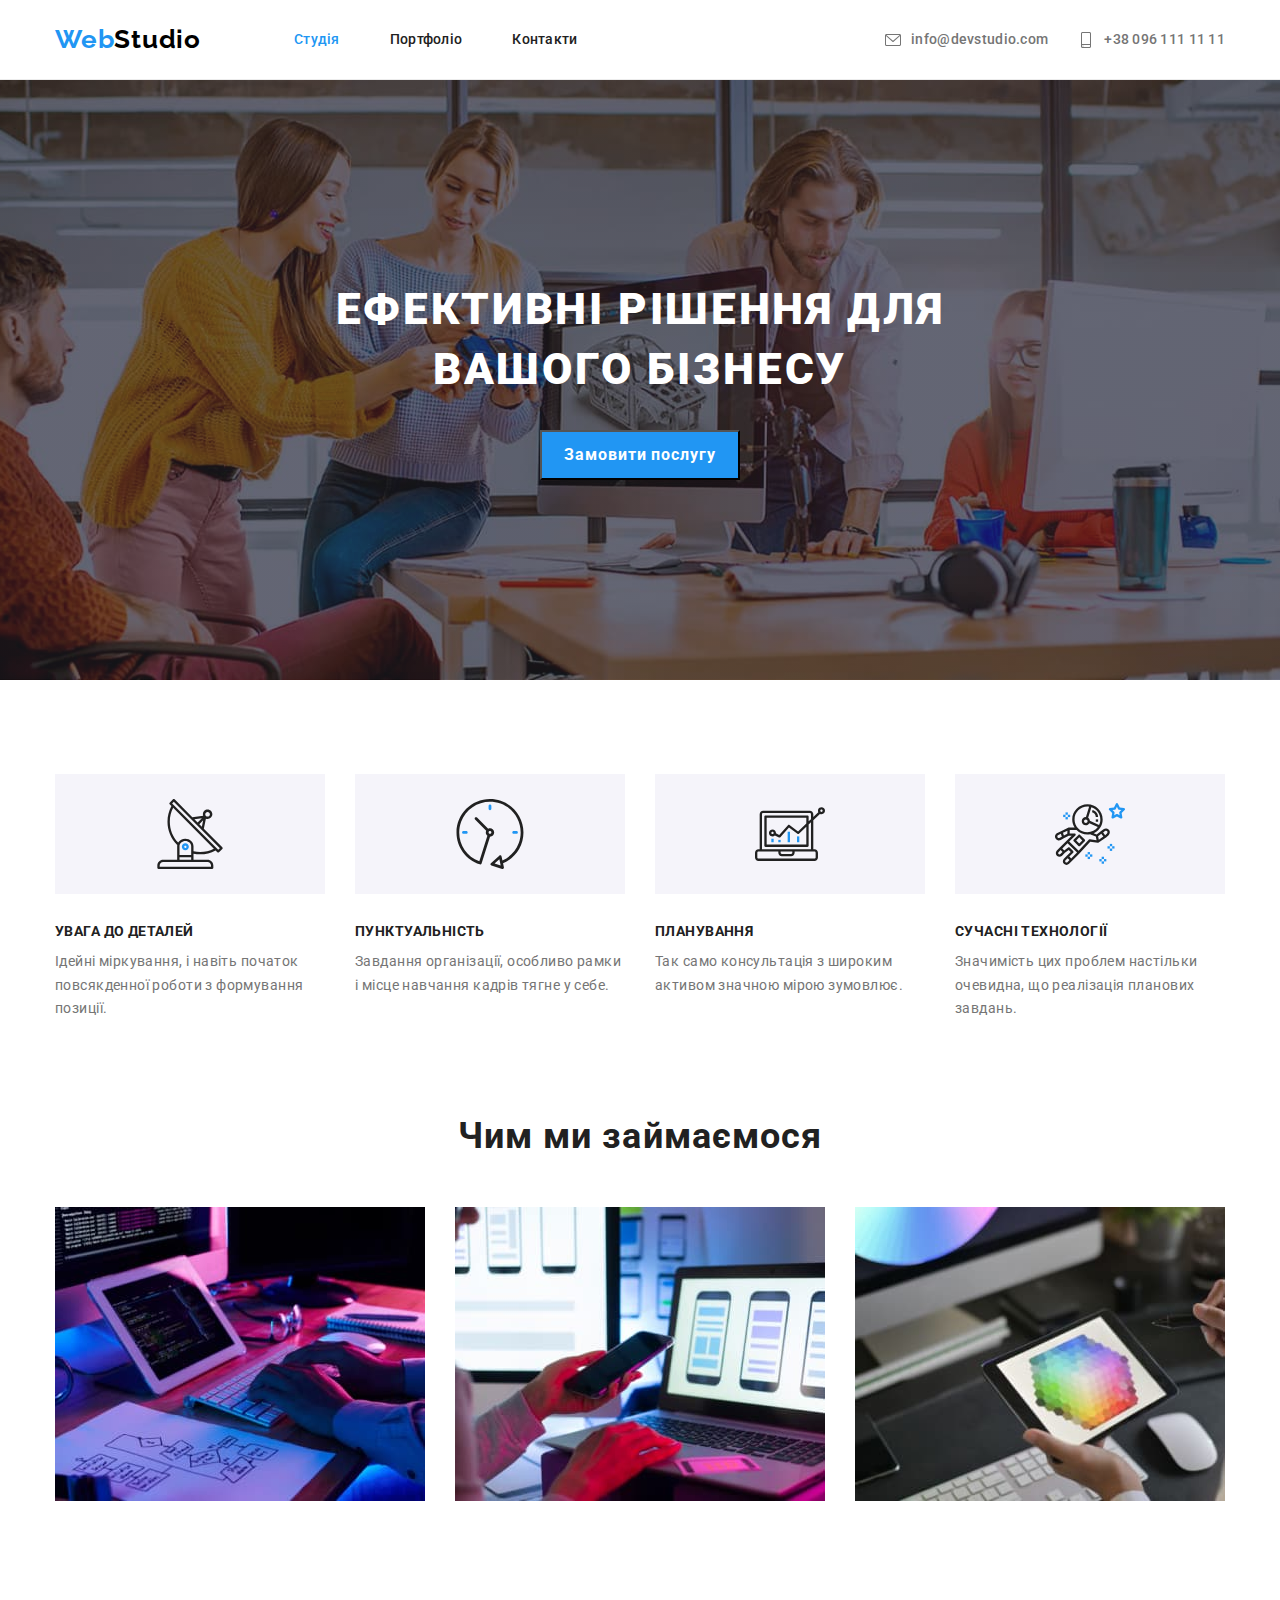
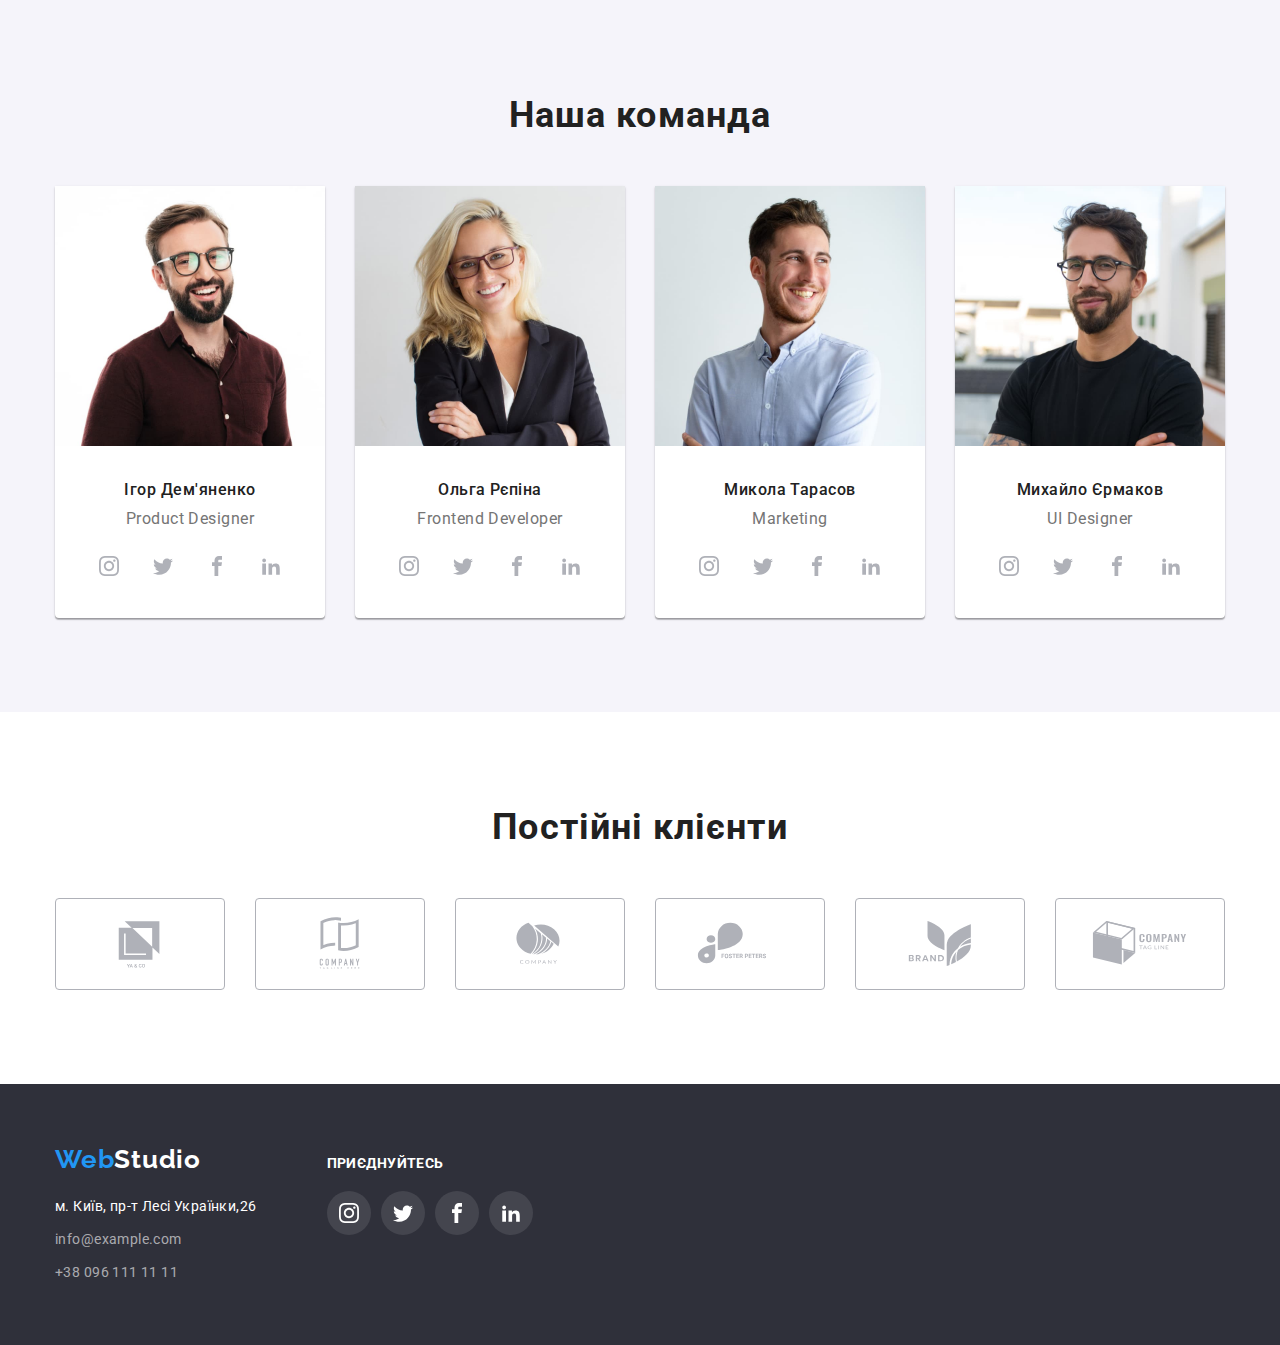
<file: index.html>
<!DOCTYPE html>
<html lang="en">

<head>
    <meta charset="UTF-8" />
    <meta http-equiv="X-UA-Compatible" content="IE=edge" />
    <meta name="viewport" content="width=device-width, initial-scale=1.0" />
    <title>Студія</title>
    <link rel="preconnect" href="https://fonts.googleapis.com" />
    <link rel="preconnect" href="https://fonts.gstatic.com" crossorigin />
    <link
        href="https://fonts.googleapis.com/css2?family=Raleway:wght@700&family=Roboto:wght@400;500;700;900&display=swap"
        rel="stylesheet" />
    <link rel="stylesheet"
        href="https://cdnjs.cloudflare.com/ajax/libs/modern-normalize/1.0.0/modern-normalize.min.css" />
    <link rel="stylesheet" href="css/styles.css" />

</head>

<body>
    <header class="header">
        <div class="container">
            <div class="header-container">
                <nav class="header-nav">
                    <a href="index.html" class="logo-header"><span class="logo-blue">Web</span>Studio</a>
                    <ul class="header-list">
                        <li class="header-list-item"><a href="index.html" class="header-item active-nav">Студія</a></li>
                        <li class="header-list-item"><a href="portfolio.html" class="header-item">Портфоліо</a></li>
                        <li class="header-list-item"><a href="#" class="header-item">Контакти</a></li>
                    </ul>
                </nav>
                <div class="header-contacts">
                    <a href="mailto:info@devstudio.com" class="header-link">
                        <svg class="header-contacts-icon" width="16" height="16">
                            <use href="./images/icons.svg#icon-envelope"></use>
                        </svg>info@devstudio.com</a>
                    <a href="tel:+380961111111" class="header-link"><svg class="header-contacts-icon" width="16"
                            height="16">
                            <use href="./images/icons.svg#icon-smartphone"></use>
                        </svg>+38 096 111 11 11</a>
                </div>
            </div>
        </div>
    </header>

    <main>
        <!-- Головна частина -->
        <section class="main">
            <h1 class="main-title">Ефективні рішення для вашого бізнесу</h1>
            <button class="main-button" type="button">Замовити послугу</button>
        </section>

        <!-- Параметри -->
        <section class="about">
            <div class="container">
                <h2 class="options-title">Параметри</h2>
                <ul class="about-list">
                    <li class="about-item">
                        <div class="svg-icon">
                            <svg width="70" height="70">
                                <use href="./images/icons.svg#icon-antenna-1"></use>
                            </svg>
                        </div>

                        <h3 class="options-subtitle">УВАГА ДО ДЕТАЛЕЙ</h3>
                        <p class="options-text">
                            Ідейні міркування, і навіть початок повсякденної роботи з формування позиції.
                        </p>
                    </li>
                    <li class="about-item">
                        <div class="svg-icon">
                            <svg class="svg-item" width="70" height="70">
                                <use href="./images/icons.svg#icon-clock-1"></use>
                            </svg>
                        </div>
                        <h3 class="options-subtitle">ПУНКТУАЛЬНІСТЬ</h3>
                        <p class="options-text">
                            Завдання організації, особливо рамки і місце навчання кадрів тягне у себе.
                        </p>
                    </li>
                    <li class="about-item">
                        <div class="svg-icon">
                            <svg class="svg-item" width="70" height="70">
                                <use href="./images/icons.svg#icon-diagram-1"></use>
                            </svg>
                        </div>
                        <h3 class="options-subtitle">ПЛАНУВАННЯ</h3>
                        <p class="options-text">
                            Так само консультація з широким активом значною мірою зумовлює.
                        </p>
                    </li>
                    <li class="about-item">
                        <div class="svg-icon">
                            <svg class="svg-item" width="70" height="70">
                                <use href="./images/icons.svg#icon-astronaut-1"></use>
                            </svg>
                        </div>
                        <h3 class="options-subtitle">СУЧАСНІ ТЕХНОЛОГІЇ</h3>
                        <p class="options-text">
                            Значимість цих проблем настільки очевидна, що реалізація планових завдань.
                        </p>
                    </li>
                </ul>
            </div>
        </section>

        <!-- Чим ми займаємося -->
        <section class="work">
            <div class="container">
                <h2 class="activities-title">Чим ми займаємося</h2>

                <ul class="work-list">
                    <li class="work-item">
                        <img src="images/box_1.jpg" alt="Планшет з клавіатурою" width="370" height="294" />
                    </li>
                    <li class="work-item">
                        <img src="images/box_2.jpg" alt="Телефон з ноутбуком" width="370" height="294" />
                    </li>
                    <li class="work-item">
                        <img src="images/box_3.jpg" alt="Планшет з кольорами" width="370" height="294" />
                    </li>
                </ul>
            </div>
        </section>

        <!-- Наша команда -->
        <section class="team">
            <div class="container">
                <h2 class="team-title">Наша команда</h2>

                <ul class="team-list">
                    <li class="team-item">
                        <img src="images/person_1.jpg" alt="Ігор Дем'яненко" width="270" height="260" />
                        <div class="team-content">
                            <h3 class="team-subtitle">Ігор Дем'яненко</h3>
                            <p class="team-text">Product Designer</p>
                            <ul class="team-icon-list">
                                <li class="team-icon-item"> <a class="team-icon-link" href=""><svg class="team-icon"
                                            width="20" height="20">
                                            <use href="./images/icons.svg#icon-instagram"></use>
                                        </svg></a> </li>
                                <li class="team-icon-item"> <a class="team-icon-link" href=""><svg class="team-icon"
                                            width="20" height="20">
                                            <use href="./images/icons.svg#icon-twitter"></use>
                                        </svg></a> </li>
                                <li class="team-icon-item"> <a class="team-icon-link" href=""><svg class="team-icon"
                                            width="20" height="20">
                                            <use href="./images/icons.svg#icon-facebook"></use>
                                        </svg></a> </li>
                                <li class="team-icon-item"> <a class="team-icon-link" href=""><svg class="team-icon"
                                            width="20" height="20">
                                            <use href="./images/icons.svg#icon-linkedin2"></use>
                                        </svg></a> </li>
                            </ul>
                        </div>
                    </li>
                    <li class="team-item">
                        <img src="images/person_2.jpg" alt="Ольга Рєпіна" width="270" height="260" />
                        <div class="team-content">
                            <h3 class="team-subtitle">Ольга Рєпіна</h3>
                            <p class="team-text">Frontend Developer</p>
                            <ul class="team-icon-list">
                                <li class="team-icon-item"> <a class="team-icon-link" href=""><svg class="team-icon"
                                            width="20" height="20">
                                            <use href="./images/icons.svg#icon-instagram"></use>
                                        </svg></a> </li>
                                <li class="team-icon-item"> <a class="team-icon-link" href=""><svg class="team-icon"
                                            width="20" height="20">
                                            <use href="./images/icons.svg#icon-twitter"></use>
                                        </svg></a> </li>
                                <li class="team-icon-item"> <a class="team-icon-link" href=""><svg class="team-icon"
                                            width="20" height="20">
                                            <use href="./images/icons.svg#icon-facebook"></use>
                                        </svg></a> </li>
                                <li class="team-icon-item"> <a class="team-icon-link" href=""><svg class="team-icon"
                                            width="20" height="20">
                                            <use href="./images/icons.svg#icon-linkedin2"></use>
                                        </svg></a> </li>
                            </ul>
                        </div>
                    </li>
                    <li class="team-item">
                        <img src="images/person_3.jpg" alt="Микола Тарасов" width="270" height="260" />
                        <div class="team-content">
                            <h3 class="team-subtitle">Микола Тарасов</h3>
                            <p class="team-text">Marketing</p>
                            <ul class="team-icon-list">
                                <li class="team-icon-item"> <a class="team-icon-link" href=""><svg class="team-icon"
                                            width="20" height="20">
                                            <use href="./images/icons.svg#icon-instagram"></use>
                                        </svg></a> </li>
                                <li class="team-icon-item"> <a class="team-icon-link" href=""><svg class="team-icon"
                                            width="20" height="20">
                                            <use href="./images/icons.svg#icon-twitter"></use>
                                        </svg></a> </li>
                                <li class="team-icon-item"> <a class="team-icon-link" href=""><svg class="team-icon"
                                            width="20" height="20">
                                            <use href="./images/icons.svg#icon-facebook"></use>
                                        </svg></a> </li>
                                <li class="team-icon-item"> <a class="team-icon-link" href=""><svg class="team-icon"
                                            width="20" height="20">
                                            <use href="./images/icons.svg#icon-linkedin2"></use>
                                        </svg></a> </li>
                            </ul>
                        </div>
                    </li>
                    <li class="team-item">
                        <img src="images/person_4.jpg" alt="Михайло Єрмаков" width="270" height="260" />
                        <div class="team-content">
                            <h3 class="team-subtitle">Михайло Єрмаков</h3>
                            <p class="team-text">UI Designer</p>
                            <ul class="team-icon-list">
                                <li class="team-icon-item"> <a class="team-icon-link" href=""><svg class="team-icon"
                                            width="20" height="20">
                                            <use href="./images/icons.svg#icon-instagram"></use>
                                        </svg></a> </li>
                                <li class="team-icon-item"> <a class="team-icon-link" href=""><svg class="team-icon"
                                            width="20" height="20">
                                            <use href="./images/icons.svg#icon-twitter"></use>
                                        </svg></a> </li>
                                <li class="team-icon-item"> <a class="team-icon-link" href=""><svg class="team-icon"
                                            width="20" height="20">
                                            <use href="./images/icons.svg#icon-facebook"></use>
                                        </svg></a> </li>
                                <li class="team-icon-item"> <a class="team-icon-link" href=""><svg class="team-icon"
                                            width="20" height="20">
                                            <use href="./images/icons.svg#icon-linkedin2"></use>
                                        </svg></a> </li>
                            </ul>
                        </div>
                    </li>
                </ul>
            </div>
        </section>

        <section class="clients">
            <div class="container">
                <h2 class="client-title">Постійні клієнти</h2>
                <ul class="client-list">
                    <li class="client-item"><a class="client-link" href=""><svg class="client-icon" width="106"
                                height="60">
                                <use href="./images/icons.svg#icon-client1"></use>
                            </svg> </a>
                    </li>
                    <li class="client-item"><a class="client-link" href=""><svg class="client-icon" width="106"
                                height="60">
                                <use href="./images/icons.svg#icon-client2"></use>
                            </svg> </a>
                    </li>
                    <li class="client-item"><a class="client-link" href=""><svg class="client-icon" width="106"
                                height="60">
                                <use href="./images/icons.svg#icon-client3"></use>
                            </svg> </a>
                    </li>
                    <li class="client-item"><a class="client-link" href=""><svg class="client-icon" width="106"
                                height="60">
                                <use href="./images/icons.svg#icon-client4"></use>
                            </svg> </a>
                    </li>
                    <li class="client-item"><a class="client-link" href=""><svg class="client-icon" width="106"
                                height="60">
                                <use href="./images/icons.svg#icon-client5"></use>
                            </svg> </a>
                    </li>
                    <li class="client-item"><a class="client-link" href=""><svg class="client-icon" width="106"
                                height="60">
                                <use href="./images/icons.svg#icon-client6"></use>
                            </svg> </a>
                    </li>
                </ul>
            </div>
        </section>
    </main>

    <footer class="footer">
        <div class="container">
            <div class="footer-container">
                <div>
                    <a href="index.html" class="logo-footer"><span class="logo-blue">Web</span>Studio</a>

                    <address class="footer-contacts">
                        <ul class="footer-list">
                            <li class="footer-item">
                                <a href="Посилання на google map" target="_blank" rel="noopener noreferrer"
                                    class="adress">м.
                                    Київ,
                                    пр-т Лесі Українки,26</a>
                            </li>
                            <li class="footer-item"><a href="mailto:info@devstudio.com"
                                    class="contact-link">info@example.com</a></li>
                            <li class="footer-item"><a href="tel:+380961111111" class="contact-link">+38 096 111 11
                                    11</a></li>
                        </ul>
                    </address>
                </div>

                <div class="footer-link">
                    <h2 class="footer-title">
                        приєднуйтесь
                    </h2>
                    <ul class="footer-icon-list">
                        <li class="footer-icon-item">
                            <a class="footer-icon-link" href=""><svg class="footer-icon" width="20" height="20">
                                    <use href="./images/icons.svg#instagram"></use>
                                </svg> </a>
                        </li>
                        <li class="footer-icon-item">
                            <a class="footer-icon-link" href=""><svg class="footer-icon" width="20" height="20">
                                    <use href="./images/icons.svg#twitter"></use>
                                </svg> </a>
                        </li>
                        <li class="footer-icon-item">
                            <a class="footer-icon-link" href=""><svg class="footer-icon" width="20" height="20">
                                    <use href="./images/icons.svg#facebook"></use>
                                </svg> </a>
                        </li>
                        <li class="footer-icon-item">
                            <a class="footer-icon-link" href=""><svg class="footer-icon" width="20" height="20">
                                    <use href="./images/icons.svg#linkedin"></use>
                                </svg> </a>
                        </li>
                    </ul>
                </div>
            </div>
        </div>
    </footer>
</body>

</html>
</file>
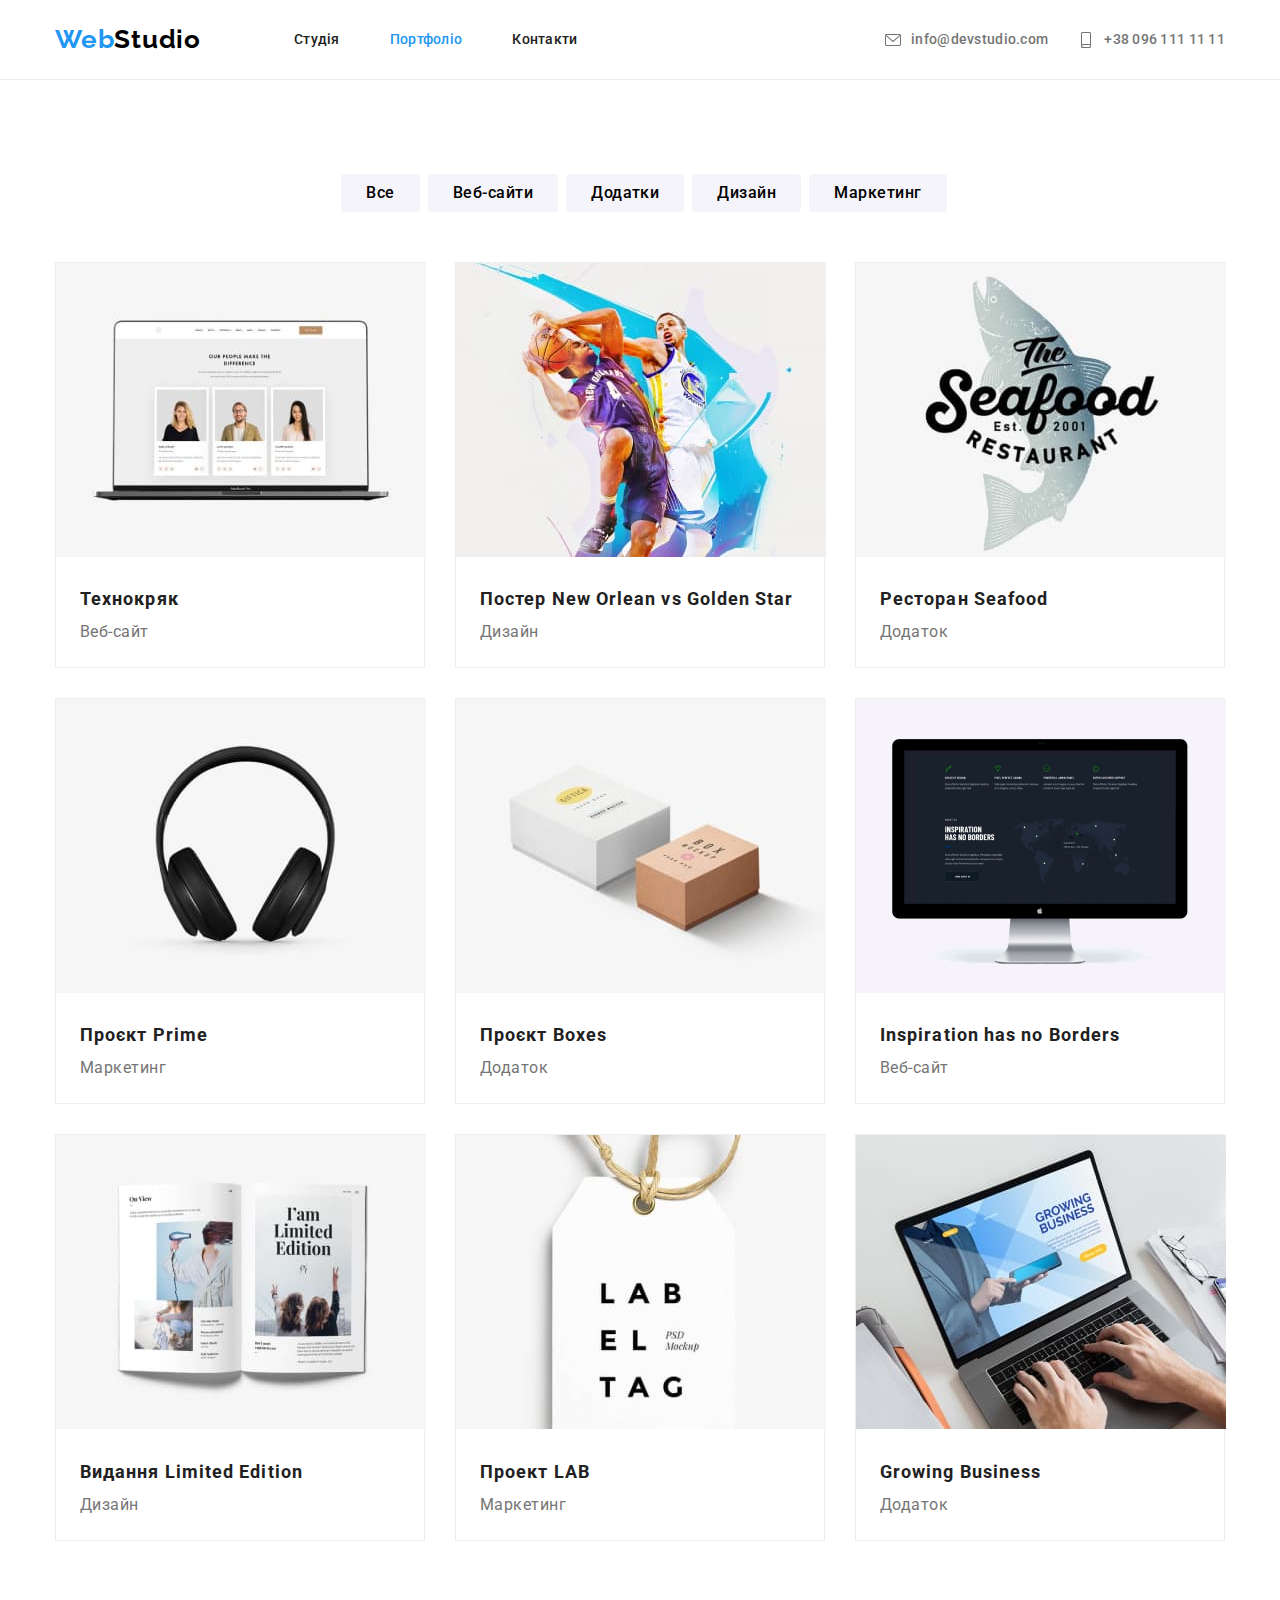
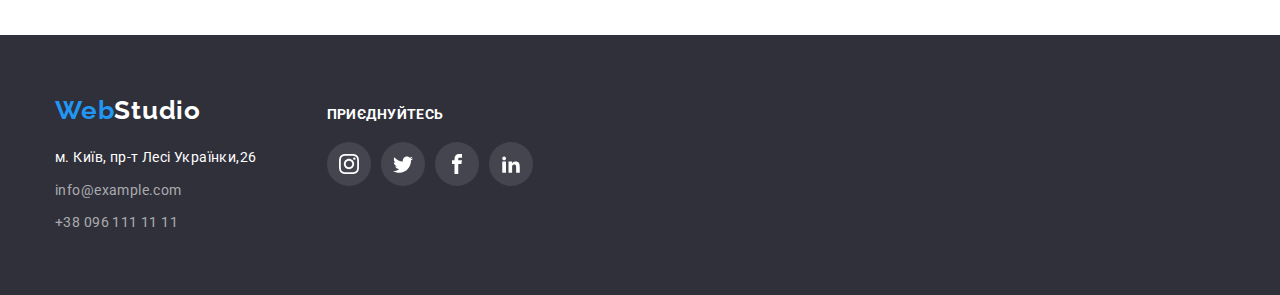
<file: portfolio.html>
<!DOCTYPE html>
<html lang="en">

<head>
    <meta charset="UTF-8">
    <meta http-equiv="X-UA-Compatible" content="IE=edge">
    <meta name="viewport" content="width=device-width, initial-scale=1.0">
    <title>Portfolio</title>
    <link rel="preconnect" href="https://fonts.googleapis.com">
    <link rel="preconnect" href="https://fonts.gstatic.com" crossorigin>
    <link
        href="https://fonts.googleapis.com/css2?family=Raleway:wght@700&family=Roboto:wght@400;500;700;900&display=swap"
        rel="stylesheet">
    <link rel="stylesheet"
        href="https://cdnjs.cloudflare.com/ajax/libs/modern-normalize/1.0.0/modern-normalize.min.css" />
    <link rel="stylesheet" href="css/styles.css">

</head>

<body>

    <header class="header">
        <div class="container">
            <div class="header-container">
                <nav class="header-nav">
                    <a href="index.html" class="logo-header"><span class="logo-blue">Web</span>Studio</a>
                    <ul class="header-list">
                        <li class="header-list-item"><a href="index.html" class="header-item">Студія</a></li>
                        <li class="header-list-item"><a href="portfolio.html"
                                class="header-item active-nav">Портфоліо</a></li>
                        <li class="header-list-item"><a href="#" class="header-item">Контакти</a></li>
                    </ul>
                </nav>
                <div class="header-contacts">
                    <a href="mailto:info@devstudio.com" class="header-link">
                        <svg class="header-contacts-icon" width="16" height="16">
                            <use href="./images/icons.svg#icon-envelope"></use>
                        </svg>info@devstudio.com</a>
                    <a href="tel:+380961111111" class="header-link"><svg class="header-contacts-icon" width="16"
                            height="16">
                            <use href="./images/icons.svg#icon-smartphone"></use>
                        </svg>+38 096 111 11 11</a>
                </div>
            </div>
        </div>
    </header>

    <main>

        <!-- Кнопки та картинки -->
        <section class="button-list">
            <div class="container">
                <ul class="btn-list">
                    <li class="btn-item"><button type="button"
                            class="portfolio-button portfolio-button-active">Все</button></li>
                    <li class="btn-item"><button type="button" class="portfolio-button">Веб-сайти</button></li>
                    <li class="btn-item"><button type="button" class="portfolio-button">Додатки</button></li>
                    <li class="btn-item"><button type="button" class="portfolio-button">Дизайн</button></li>
                    <li class="btn-item"><button type="button" class="portfolio-button">Маркетинг</button></li>
                </ul>

                <ul class="pictures-list">
                    <li class="pictures-item">
                        <img src="images/portfolio_1.jpg" alt="Ноутбук" width="370" height="294">
                        <div class="pictures-content">
                            <h2 class="pictures-title">Технокряк</h2>
                            <p class="pictures-text">Веб-сайт</p>
                        </div>
                    </li>
                    <li class="pictures-item">
                        <img src="images/portfolio_2.jpg" alt="Постер" width="370" height="294">
                        <div class="pictures-content">
                            <h2 class="pictures-title">Постер New Orlean vs Golden Star</h2>
                            <p class="pictures-text">Дизайн</p>
                        </div>
                    </li>
                    <li class="pictures-item">
                        <img src="images/portfolio_3.jpg" alt="Лого ресторану" width="370" height="294">
                        <div class="pictures-content">
                            <h2 class="pictures-title">Ресторан Seafood</h2>
                            <p class="pictures-text">Додаток</p>
                        </div>
                    </li>
                    <li class="pictures-item">
                        <img src="images/portfolio_4.jpg" alt="Навушники" width="370" height="294">
                        <div class="pictures-content">
                            <h2 class="pictures-title">Проєкт Prime</h2>
                            <p class="pictures-text">Маркетинг</p>
                        </div>
                    </li>
                    <li class="pictures-item">
                        <img src="images/portfolio_5.jpg" alt="Коробки" width="370" height="294">
                        <div class="pictures-content">
                            <h2 class="pictures-title">Проєкт Boxes</h2>
                            <p class="pictures-text">Додаток</p>
                        </div>
                    </li>
                    <li class="pictures-item">
                        <img src="images/portfolio_6.jpg" alt="Монітор" width="370" height="294">
                        <div class="pictures-content">
                            <h2 class="pictures-title">Inspiration has no Borders</h2>
                            <p class="pictures-text">Веб-сайт</p>
                        </div>
                    </li>
                    <li class="pictures-item">
                        <img src="images/portfolio_7.jpg" alt="Книга" width="370" height="294">
                        <div class="pictures-content">
                            <h2 class="pictures-title">Видання Limited Edition</h2>
                            <p class="pictures-text">Дизайн</p>
                        </div>
                    </li>
                    <li class="pictures-item">
                        <img src="images/portfolio_8.jpg" alt="Бірка" width="370" height="294">
                        <div class="pictures-content">
                            <h2 class="pictures-title">Проект LAB</h2>
                            <p class="pictures-text">Маркетинг</p>
                        </div>
                    </li>
                    <li class="pictures-item">
                        <img src="images/portfolio_9.jpg" alt="Ноутбук з руками" width="370" height="294">
                        <div class="pictures-content">
                            <h2 class="pictures-title">Growing Business</h2>
                            <p class="pictures-text">Додаток</p>
                        </div>
                    </li>
                </ul>
            </div>
        </section>

    </main>

    <footer class="footer">
        <div class="container">
            <div class="footer-container">
                <div>
                    <a href="index.html" class="logo-footer"><span class="logo-blue">Web</span>Studio</a>

                    <address class="footer-contacts">
                        <ul class="footer-list">
                            <li class="footer-item">
                                <a href="Посилання на google map" target="_blank" rel="noopener noreferrer"
                                    class="adress">м.
                                    Київ,
                                    пр-т Лесі Українки,26</a>
                            </li>
                            <li class="footer-item"><a href="mailto:info@devstudio.com"
                                    class="contact-link">info@example.com</a></li>
                            <li class="footer-item"><a href="tel:+380961111111" class="contact-link">+38 096 111 11
                                    11</a></li>
                        </ul>
                    </address>
                </div>

                <div class="footer-link">
                    <h2 class="footer-title">
                        приєднуйтесь
                    </h2>
                    <ul class="footer-icon-list">
                        <li class="footer-icon-item">
                            <a class="footer-icon-link" href=""><svg class="footer-icon" width="20" height="20">
                                    <use href="./images/icons.svg#instagram"></use>
                                </svg> </a>
                        </li>
                        <li class="footer-icon-item">
                            <a class="footer-icon-link" href=""><svg class="footer-icon" width="20" height="20">
                                    <use href="./images/icons.svg#twitter"></use>
                                </svg> </a>
                        </li>
                        <li class="footer-icon-item">
                            <a class="footer-icon-link" href=""><svg class="footer-icon" width="20" height="20">
                                    <use href="./images/icons.svg#facebook"></use>
                                </svg> </a>
                        </li>
                        <li class="footer-icon-item">
                            <a class="footer-icon-link" href=""><svg class="footer-icon" width="20" height="20">
                                    <use href="./images/icons.svg#linkedin"></use>
                                </svg> </a>
                        </li>
                    </ul>
                </div>
            </div>
        </div>
    </footer>

</body>

</html>
</file>
<file: css/styles.css>
:root{
    --brand-color:#2196F3;
    --paragraph-color:#212121;
    --nav-gray: #757575;
}

p,
h1,
h2,
h3,
h4,
h5,
h6 {
    margin: 0;
}

ul {
    margin: 0;
    padding-left: 0;
}

.container{
    width: 1200px;
    padding-left: 15px;
    padding-right: 15px;
    margin: 0 auto;
}

.header{
    background-color: #ffffff;
    border-bottom: 1px solid #ECECEC;
    padding: 24px 0 24px 0;
}

.header-container{
    display: flex;
    align-content: center;
    align-items: center;
}

.header-nav{
    display: flex;
    align-items: center;
}

.header-list{
    list-style-type: none;
    display: flex;
    align-items: center;
}

.header-item{
    font-weight: 500;
    font-size: 14px;
    line-height: 1.14;
    letter-spacing: 0.02em;
    color: var(--paragraph-color);
    text-decoration: none;
}

.header-list-item:not(:last-child) {
    margin-right: 50px;
}

.header-contacts{
    margin-left: auto;
    display: flex;
}

.logo-header {
    margin-right: 93px;
    font-family: 'Raleway';
    font-weight: 700;
    font-size: 26px;
    line-height: 1.2;
    letter-spacing: 0.03em;
    text-decoration: none;
    color: #000000;
    margin-right: 93px;
}

.logo-footer {
    font-family: 'Raleway';
    font-weight: 700;
    font-size: 26px;
    line-height: 1.2;
    letter-spacing: 0.03em;
    text-decoration: none;
    color: #ffffff;
}

.logo-blue {
    color: var(--brand-color);
}

.active-nav {
    color: var(--brand-color);
}

.header-item:hover {
    color: var(--brand-color);
}

.header-item:focus {
    color: var(--brand-color);
}

.header-link {
    font-weight: 500;
    font-size: 14px;
    line-height: 1.14;
    letter-spacing: 0.02em;
    color: var(--nav-gray);
    text-decoration: none;
    margin-left: 30px;
    display: flex;
    align-items: center;
}

.header-link:hover,
.header-link:focus {
    color: var(--brand-color);
}

.header-contacts-icon {
    fill: currentColor;
    margin-right: 10px;
}

body{
    font-family: 'Roboto', sans-serif;
    color: #000000;
}

.main{
    padding-top: 200px;
    padding-bottom: 200px;
    text-align: center;
    background-image: linear-gradient(rgba(47, 48, 58, 0.4), rgba(47, 48, 58, 0.4)), url(../images/bg-img.jpg);
    background-repeat: no-repeat;
    object-fit: cover;
    background-size: cover;
    background-position: 50% 50%;
}

.main-title{
    color: #ffffff;
    font-weight: 900;
    font-size: 44px;
    line-height: 1.36;
    text-align: center;
    letter-spacing: 0.06em;
    text-transform: uppercase;
    max-width: 696px;
    margin: 0 auto 30px;
    
}

.main-button{
    color: #ffffff;
    font-weight: 700;
    font-size: 16px;
    line-height: 1.875;
    min-width: 200px;
    height: 50px;
    letter-spacing: 0.06em;
    background-color: var(--brand-color);
}

.about{
    padding-bottom: 94px;
    padding-top: 94px;
}

.about-list{
    display: flex;
    list-style-type: none;
    justify-content: center;
}

.about-item{
    justify-content: center;
    align-items: center;
    padding: 0;
    margin-right: 30px;
}

.about-item:last-child {
    margin-right: 0;
}

.svg-icon{
    width: 270px;
    height: 120px;
    background: #F5F4FA;
    margin-bottom: 30px;
    display: flex;
    justify-content: center;
    align-items: center;
    padding: 0;
}

.about-icon-list {
    display: flex;  
}

.about-icon-item:first-child {
    margin-left: 0px;
}

.options-title{
    font-weight: 700;
    font-size: 36px;
    line-height: 1.17;
    text-align: center;
    letter-spacing: 0.03em;
    color: var(--paragraph-color);
    padding-bottom: 50px;
    display: none;
}

.options-subtitle{
    font-weight: 700;
    font-size: 14px;
    line-height: 1.14;
    letter-spacing: 0.03em;
    text-transform: uppercase;
    color: var(--paragraph-color);
    margin-bottom: 10px;
}

.options-text{
    font-size: 14px;
    line-height: 1.7;
    letter-spacing: 0.03em;
    color: var(--nav-gray);
}

.work{
    padding-bottom: 94px;
}

.work-list{
    list-style-type: none;
    display: flex;
}

.work-item:not(:first-child) {
    margin-left: 30px;
}

.activities-title{
    font-weight: 700;
    font-size: 36px;
    line-height: 1.17;
    text-align: center;
    letter-spacing: 0.03em;
    color: var(--paragraph-color);
    margin-bottom: 50px;
}

.team{
    background-color: #F5F4FA;
    padding: 94px 0;
}

.team-list{
    display: flex;
    list-style-type: none;
}

.team-item{
    background: #FFFFFF;
    box-shadow: 0px 1px 3px rgba(0, 0, 0, 0.12), 0px 1px 1px rgba(0, 0, 0, 0.14), 0px 2px 1px rgba(0, 0, 0, 0.2);
    border-radius: 0px 0px 4px 4px;
}

.team-content{
    padding-top: 30px;
    padding-bottom: 30px;
}

.team-item:not(:first-child) {
    margin-left: 30px;
}

.team-title{
    font-weight: 700;
    font-size: 36px;
    line-height: 1.17;
    text-align: center;
    letter-spacing: 0.03em;
    color: var(--paragraph-color);
    margin-bottom: 50px;
}

.team-subtitle{
    font-weight: 500;
    font-size: 16px;
    line-height: 1.19;
    text-align: center;
    letter-spacing: 0.03em;
    color: var(--paragraph-color);
    margin-bottom: 10px;
}

.team-text{
    font-size: 16px;
    line-height: 1.19;
    text-align: center;
    letter-spacing: 0.03em;
    color: var(--nav-gray);
}

.team-icon-list{
    display: flex;
    justify-content: center;
    margin-top: 16px;
    list-style-type: none;
}

.team-icon-item{
    width: 44px;
    height: 44px;
}

.team-icon-item:not(:first-child) {
    margin-left: 10px;
}

.team-icon-link {
    display: flex;
    align-items: center;
    justify-content: center;
    width: 100%;
    height: 100%;
    border-radius: 50%;
    background-color: #FFFFFF;
    color: #AFB1B8;

}

.team-icon {
    fill: currentColor;
}

.team-icon-link:hover,
.team-icon-link:focus {
    background-color: #2196F3;
    color: #FFFFFF;
}

.clients{
    padding: 94px 0;
}

.client-title{
    font-weight: 700;
    font-size: 36px;
    line-height: 42px;
    text-align: center;
    letter-spacing: 0.03em;
    color: var(--paragraph-color);
    margin-bottom: 50px;
}

.client-list{
    list-style-type: none;
    display: flex;
}

.client-item{
    margin-right: 30px;
}

.client-item:last-child{
    margin-right: 0;
}

.client-link {
    display: flex;
    width: 170px;
    height: 92px;
    border: 1px solid #AFB1B8;
    border-radius: 4px;
    justify-content: center;
    align-items: center;
}

.client-link {
    fill: #AFB1B8;
}

.client-link:hover,
.client-link:focus {
    fill: #2196F3;
    border-color: #2196F3;
}

.footer{
    background-color: #2F303A;
    padding-top: 60px;
    padding-bottom: 60px;
}

.footer-container {
    display: flex;
    align-items: baseline;
}

.footer-contacts{
    margin-top: 20px;
}

.footer-list{
    list-style-type: none;
    text-decoration: none;
}

.footer-item:not(:last-child){
    margin-bottom: 9px;
}

.footer-link{
    margin-left: 70px;
}

.footer-title{
    font-weight: 700;
    font-size: 14px;
    line-height: 16px;
    letter-spacing: 0.03em;
    text-transform: uppercase;
    color: #FFFFFF;
    margin-bottom: 20px;
}

.footer-icon-list{
    display: flex;
    list-style-type: none;
}

.footer-icon-item{
    width: 44px;
    height: 44px;
    margin-left: 10px;
}

.footer-icon-item:first-child {
    margin-left: 0px;
}

.footer-icon-link {
    display: flex;
    align-items: center;
    justify-content: center;
    width: 100%;
    height: 100%;
    border-radius: 50%;
    background: rgba(255, 255, 255, 0.1);
    color: #FFFFFF;
}

.footer-icon {
    fill: currentColor;
}

.footer-icon-link:hover,
.footer-icon-link:focus {
    background-color: #2196F3;
    color: #FFFFFF;
}

.contact-link{
    font-style: normal;
    font-size: 14px;
    line-height: 1.7;
    letter-spacing: 0.03em;
    color: rgba(255, 255, 255, 0.6);
    text-decoration: none;

}

.adress{
    font-style: normal;
    font-size: 14px;
    line-height: 1.7;
    letter-spacing: 0.03em;
    color: #FFFFFF;
    text-decoration: none;
}

.contact-link:hover,
.contact-link:focus,
.adress:hover,
.adress:focus{
    color: var(--brand-color);
}

.portfolio-button{
    font-weight: 500;
    font-size: 16px;
    line-height: 1.6;    
    text-align: center;
    letter-spacing: 0.03em;
    color: #000000;
    background-color: #F5F4FA;
    cursor: pointer;
    border-radius: 4px;
    padding: 6px 25px;
    border: 0;
}
.portfolio-button:hover,
.portfolio-button:focus{
    background-color: var(--brand-color);
    color: #FFFFFF;
}

.pictures-title{
    font-weight: 700;
    font-size: 18px;
    line-height: 2;
    letter-spacing: 0.06em;
    color: #212121;
}

.pictures-text{
    font-weight: 400;
    font-size: 16px;
    line-height: 1.87;
    letter-spacing: 0.03em;
    color: var(--nav-gray);
}

.button-list{
    padding-top: 94px;
}

.btn-list{
    display: flex;
    justify-content: center;
    margin-bottom: 50px;
    list-style-type: none;
}

.btn-item{
    margin-left: 8px;
    
}

.pictures-list{
    display: flex;
    flex-wrap: wrap;
    list-style-type: none;
    margin-bottom: 94px;
}

.pictures-item{
    width: 370px;
    left: 215px;
    top: 262px;
    background: #FFFFFF;
    border: 1px solid #EEEEEE;
    margin-bottom: 30px;
}

.pictures-item:hover,
.pictures-item:focus{
    box-shadow: 0px 1px 1px rgba(0, 0, 0, 0.12), 0px 4px 4px rgba(0, 0, 0, 0.06), 1px 4px 6px rgba(0, 0, 0, 0.16);
}

.pictures-item:nth-child(n+7)
{
    margin-bottom: 0px;
}


.pictures-item{
    margin-right: 30px;
}

.pictures-item:nth-child(3n+3){
    margin-right: 0px;
}

.pictures-content{
    padding: 20px 24px;
}
</file>
